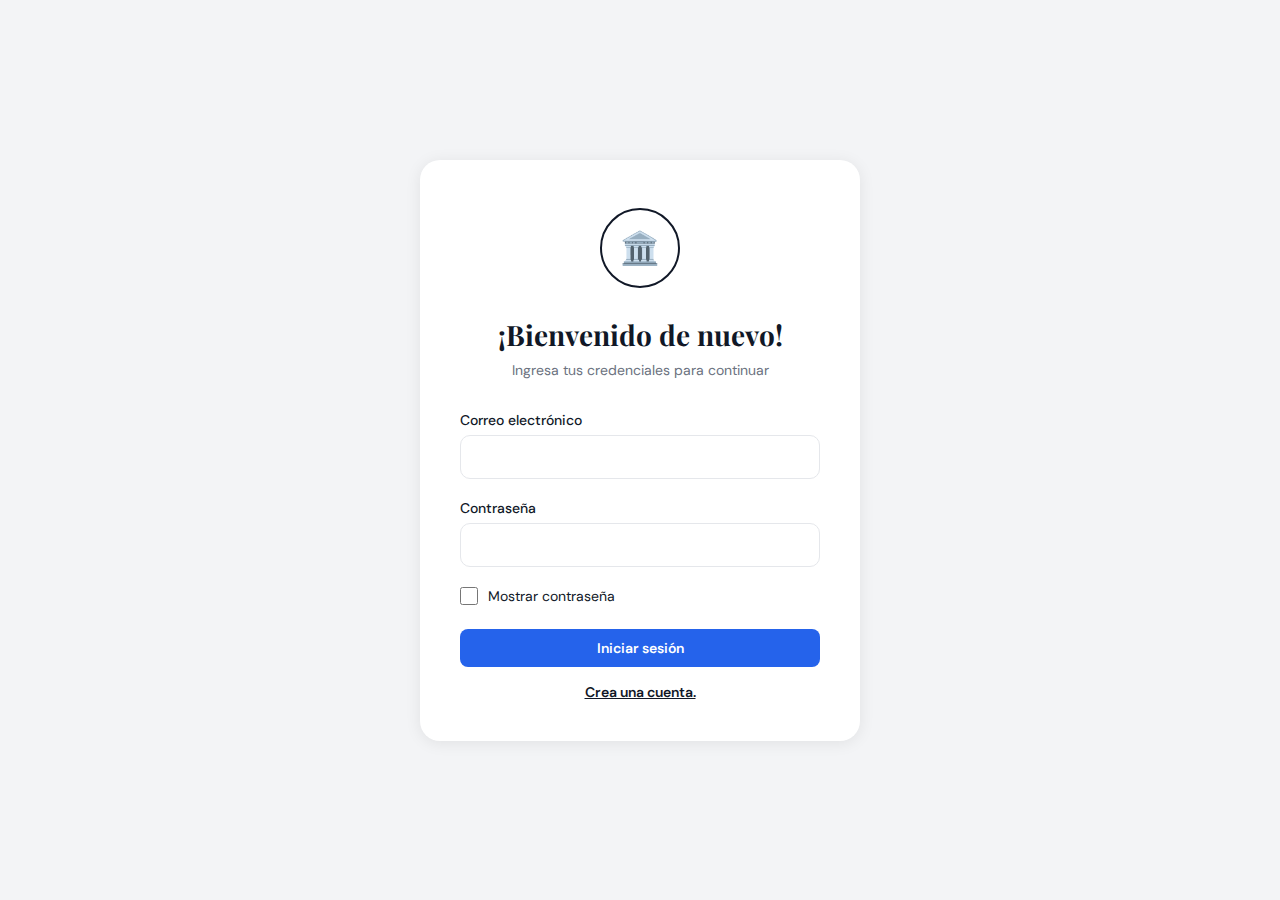
<file: index.html>
<!DOCTYPE html>
<html lang="es">
<head>
  <meta charset="UTF-8" />
  <meta name="viewport" content="width=device-width, initial-scale=1.0" />
  <title>SmartHall – Iniciar Sesión</title>
  <link rel="stylesheet" href="styles.css" />
</head>
<body class="login-page">

  <div class="login-card">
    <div class="login-icon">🏛️</div>

    <h1>¡Bienvenido de nuevo!</h1>
    <p class="subtitle">Ingresa tus credenciales para continuar</p>

    <form onsubmit="handleLogin(event)">
      <div class="form-group">
        <label for="email">Correo electrónico</label>
        <input class="form-control" type="email" id="email" placeholder="" autocomplete="email" />
      </div>

      <div class="form-group">
        <label for="password">Contraseña</label>
        <input class="form-control" type="password" id="password" placeholder="" autocomplete="current-password" />
      </div>

      <div class="checkbox-group">
        <input type="checkbox" id="show-pass" onchange="togglePassword()" />
        <label for="show-pass">Mostrar contraseña</label>
      </div>

      <button type="submit" class="btn btn-primary btn-full">Iniciar sesión</button>
    </form>

    <p class="login-footer" style="margin-top:16px;">
      <a href="#">Crea una cuenta.</a>
    </p>
  </div>

  <script>
    function togglePassword() {
      const pw = document.getElementById('password');
      pw.type = pw.type === 'password' ? 'text' : 'password';
    }

    function handleLogin(e) {
      e.preventDefault();
      window.location.href = 'home.html';
    }
  </script>
</body>
</html>
</file>
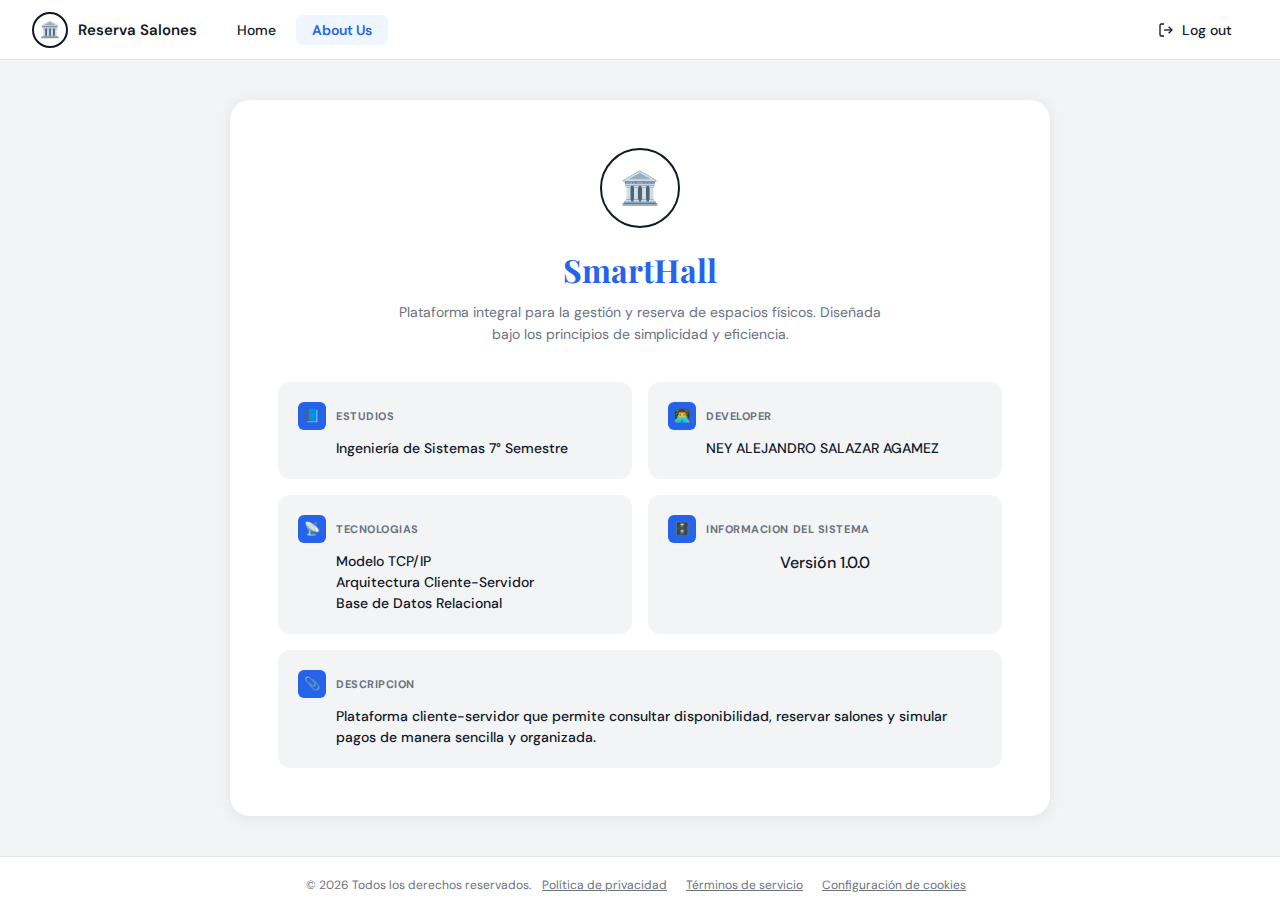
<file: about.html>
<!DOCTYPE html>
<html lang="es">
<head>
  <meta charset="UTF-8" />
  <meta name="viewport" content="width=device-width, initial-scale=1.0" />
  <title>SmartHall – About Us</title>
  <link rel="stylesheet" href="styles.css" />
</head>
<body>
<div class="page-wrapper">

  <!-- NAVBAR -->
  <nav class="navbar">
    <a href="home.html" class="navbar-brand">
      <div class="brand-icon">🏛️</div>
      Reserva Salones
    </a>
    <div class="navbar-nav">
      <a href="home.html" class="nav-link">Home</a>
      <a href="about.html" class="nav-link active">About Us</a>
    </div>
    <div class="navbar-right">
      <a href="index.html" class="btn-logout">
        <svg width="16" height="16" viewBox="0 0 24 24" fill="none" stroke="currentColor" stroke-width="2"><path d="M9 21H5a2 2 0 0 1-2-2V5a2 2 0 0 1 2-2h4"/><polyline points="16 17 21 12 16 7"/><line x1="21" y1="12" x2="9" y2="12"/></svg>
        Log out
      </a>
    </div>
  </nav>

  <!-- CONTENT -->
  <main class="content about-content">
    <div class="about-card">

      <div class="about-icon">🏛️</div>
      <h1 class="about-title">SmartHall</h1>
      <p class="about-desc">
        Plataforma integral para la gestión y reserva de espacios físicos. Diseñada
        bajo los principios de simplicidad y eficiencia.
      </p>

      <div class="about-grid">

        <div class="about-item">
          <div class="about-item-header">
            <div class="about-item-icon">📘</div>
            <span class="about-item-title">Estudios</span>
          </div>
          <p class="about-item-value">Ingeniería de Sistemas 7° Semestre</p>
        </div>

        <div class="about-item">
          <div class="about-item-header">
            <div class="about-item-icon">👨‍💻</div>
            <span class="about-item-title">Developer</span>
          </div>
          <p class="about-item-value">NEY ALEJANDRO SALAZAR AGAMEZ</p>
        </div>

        <div class="about-item">
          <div class="about-item-header">
            <div class="about-item-icon">📡</div>
            <span class="about-item-title">Tecnologias</span>
          </div>
          <p class="about-item-value">
            Modelo TCP/IP<br>
            Arquitectura Cliente-Servidor<br>
            Base de Datos Relacional
          </p>
        </div>

        <div class="about-item">
          <div class="about-item-header">
            <div class="about-item-icon">🗄️</div>
            <span class="about-item-title">Informacion del Sistema</span>
          </div>
          <p class="about-item-value" style="text-align:center; padding-left:0; font-size:16px;">Versión 1.0.0</p>
        </div>

        <div class="about-item full">
          <div class="about-item-header">
            <div class="about-item-icon">📎</div>
            <span class="about-item-title">Descripcion</span>
          </div>
          <p class="about-item-value">
            Plataforma cliente-servidor que permite consultar disponibilidad, reservar salones y simular pagos de manera sencilla y organizada.
          </p>
        </div>

      </div>
    </div>
  </main>

  <footer>
    © 2026 Todos los derechos reservados.
    <a href="#">Política de privacidad</a>
    <a href="#">Términos de servicio</a>
    <a href="#">Configuración de cookies</a>
  </footer>

</div>
</body>
</html>
</file>
<file: styles.css>
@import url('https://fonts.googleapis.com/css2?family=DM+Sans:wght@300;400;500;600;700&family=Playfair+Display:wght@600;700&display=swap');

*, *::before, *::after {
  box-sizing: border-box;
  margin: 0;
  padding: 0;
}

:root {
  --blue: #2563eb;
  --blue-hover: #1d4ed8;
  --bg: #f3f4f6;
  --white: #ffffff;
  --text: #111827;
  --muted: #6b7280;
  --border: #e5e7eb;
  --radius: 12px;
  --shadow: 0 2px 16px rgba(0,0,0,0.08);
}

body {
  font-family: 'DM Sans', sans-serif;
  background: var(--bg);
  color: var(--text);
  min-height: 100vh;
}

/* ===== NAVBAR ===== */
.navbar {
  background: var(--white);
  border-bottom: 1px solid var(--border);
  padding: 0 32px;
  height: 60px;
  display: flex;
  align-items: center;
  gap: 16px;
  position: sticky;
  top: 0;
  z-index: 100;
}

.navbar-brand {
  display: flex;
  align-items: center;
  gap: 10px;
  font-weight: 600;
  font-size: 15px;
  text-decoration: none;
  color: var(--text);
  margin-right: 8px;
}

.brand-icon {
  width: 36px;
  height: 36px;
  border: 2px solid var(--text);
  border-radius: 50%;
  display: flex;
  align-items: center;
  justify-content: center;
  font-size: 16px;
}

.navbar-nav {
  display: flex;
  gap: 4px;
  flex: 1;
}

.nav-link {
  padding: 6px 16px;
  border-radius: 8px;
  text-decoration: none;
  color: var(--text);
  font-size: 14px;
  font-weight: 500;
  transition: background 0.15s;
}

.nav-link:hover { background: var(--bg); }
.nav-link.active {
  background: #eff6ff;
  color: var(--blue);
  font-weight: 600;
}

.navbar-right {
  margin-left: auto;
  display: flex;
  align-items: center;
  gap: 8px;
}

.btn-logout {
  display: flex;
  align-items: center;
  gap: 8px;
  padding: 8px 16px;
  border-radius: 8px;
  background: none;
  border: none;
  cursor: pointer;
  font-family: inherit;
  font-size: 14px;
  font-weight: 500;
  color: var(--text);
  text-decoration: none;
  transition: background 0.15s;
}
.btn-logout:hover { background: var(--bg); }

/* ===== BUTTONS ===== */
.btn {
  display: inline-flex;
  align-items: center;
  justify-content: center;
  padding: 10px 20px;
  border-radius: 8px;
  font-family: inherit;
  font-size: 14px;
  font-weight: 600;
  cursor: pointer;
  border: none;
  transition: all 0.15s;
  text-decoration: none;
}

.btn-primary {
  background: var(--blue);
  color: white;
}
.btn-primary:hover { background: var(--blue-hover); }

.btn-dark {
  background: var(--text);
  color: white;
}
.btn-dark:hover { background: #374151; }

.btn-full { width: 100%; }

/* ===== FOOTER ===== */
footer {
  border-top: 1px solid var(--border);
  padding: 20px 32px;
  text-align: center;
  font-size: 12px;
  color: var(--muted);
  background: var(--white);
  margin-top: auto;
}

footer a {
  color: var(--muted);
  text-decoration: underline;
  margin: 0 8px;
}

.page-wrapper {
  min-height: 100vh;
  display: flex;
  flex-direction: column;
}

.content {
  flex: 1;
}

/* ===== LOGIN PAGE ===== */
.login-page {
  min-height: 100vh;
  background: var(--bg);
  display: flex;
  align-items: center;
  justify-content: center;
}

.login-card {
  background: var(--white);
  border-radius: 20px;
  padding: 48px 40px 40px;
  width: 100%;
  max-width: 440px;
  box-shadow: var(--shadow);
  text-align: center;
}

.login-icon {
  width: 80px;
  height: 80px;
  border: 2.5px solid var(--text);
  border-radius: 50%;
  display: flex;
  align-items: center;
  justify-content: center;
  margin: 0 auto 28px;
  font-size: 32px;
  background: white;
  position: relative;
}

.login-icon::before {
  content: '';
  position: absolute;
  inset: -6px;
  border-radius: 50%;
  background: #e5e7eb;
  z-index: -1;
}

.login-card h1 {
  font-family: 'Playfair Display', serif;
  font-size: 28px;
  font-weight: 700;
  margin-bottom: 8px;
}

.login-card .subtitle {
  color: var(--muted);
  font-size: 14px;
  margin-bottom: 32px;
}

.form-group {
  text-align: left;
  margin-bottom: 20px;
}

.form-group label {
  display: block;
  font-size: 14px;
  font-weight: 500;
  margin-bottom: 6px;
}

.form-control {
  width: 100%;
  padding: 12px 16px;
  border: 1.5px solid var(--border);
  border-radius: 10px;
  font-family: inherit;
  font-size: 14px;
  background: white;
  transition: border-color 0.15s;
  outline: none;
}

.form-control:focus {
  border-color: var(--blue);
}

.checkbox-group {
  display: flex;
  align-items: center;
  gap: 10px;
  text-align: left;
  margin-bottom: 24px;
}

.checkbox-group input[type="checkbox"] {
  width: 18px;
  height: 18px;
  accent-color: var(--blue);
  cursor: pointer;
}

.checkbox-group label {
  font-size: 14px;
  cursor: pointer;
}

.login-footer {
  margin-top: 20px;
  font-size: 14px;
  color: var(--muted);
}

.login-footer a {
  color: var(--text);
  font-weight: 600;
  text-decoration: underline;
}

/* ===== HOME PAGE ===== */
.home-content {
  padding: 32px;
}

.home-content h2 {
  font-family: 'Playfair Display', serif;
  font-size: 26px;
  font-weight: 700;
  margin-bottom: 4px;
}

.home-content .home-sub {
  color: var(--muted);
  font-size: 14px;
  margin-bottom: 24px;
}

.section-title {
  font-weight: 600;
  font-size: 15px;
  margin-bottom: 12px;
}

.filters {
  display: flex;
  gap: 10px;
  margin-bottom: 20px;
  flex-wrap: wrap;
  align-items: center;
}

.filter-select, .filter-input {
  padding: 8px 14px;
  border: 1.5px solid var(--border);
  border-radius: 8px;
  font-family: inherit;
  font-size: 13px;
  background: white;
  outline: none;
  cursor: pointer;
}

.filter-input {
  min-width: 200px;
}

.salones-grid {
  display: grid;
  grid-template-columns: repeat(3, 1fr);
  gap: 20px;
}

@media (max-width: 900px) {
  .salones-grid { grid-template-columns: repeat(2, 1fr); }
}

@media (max-width: 600px) {
  .salones-grid { grid-template-columns: 1fr; }
}

.salon-card {
  background: var(--white);
  border-radius: var(--radius);
  overflow: hidden;
  box-shadow: var(--shadow);
  transition: transform 0.15s, box-shadow 0.15s;
}

.salon-card:hover {
  transform: translateY(-3px);
  box-shadow: 0 8px 24px rgba(0,0,0,0.12);
}

.salon-card img {
  width: 100%;
  height: 180px;
  object-fit: cover;
  display: block;
}

.salon-info {
  padding: 14px 16px 16px;
}

.salon-name {
  font-weight: 600;
  font-size: 15px;
  margin-bottom: 8px;
}

.salon-meta {
  display: flex;
  gap: 16px;
  margin-bottom: 14px;
}

.meta-item {
  display: flex;
  align-items: center;
  gap: 5px;
  font-size: 12px;
  color: var(--muted);
}

.meta-icon {
  font-size: 13px;
}

/* ===== ABOUT PAGE ===== */
.about-content {
  padding: 40px 32px;
}

.about-card {
  background: var(--white);
  border-radius: 20px;
  padding: 48px;
  max-width: 820px;
  margin: 0 auto;
  box-shadow: var(--shadow);
  text-align: center;
}

.about-icon {
  width: 80px;
  height: 80px;
  border: 2.5px solid var(--text);
  border-radius: 50%;
  display: flex;
  align-items: center;
  justify-content: center;
  margin: 0 auto 20px;
  font-size: 32px;
}

.about-title {
  font-family: 'Playfair Display', serif;
  font-size: 32px;
  font-weight: 700;
  color: var(--blue);
  margin-bottom: 10px;
}

.about-desc {
  color: var(--muted);
  font-size: 14px;
  line-height: 1.6;
  max-width: 500px;
  margin: 0 auto 36px;
}

.about-grid {
  display: grid;
  grid-template-columns: 1fr 1fr;
  gap: 16px;
  text-align: left;
}

.about-item {
  background: var(--bg);
  border-radius: 12px;
  padding: 20px;
}

.about-item.full { grid-column: 1 / -1; }

.about-item-header {
  display: flex;
  align-items: center;
  gap: 10px;
  margin-bottom: 8px;
}

.about-item-icon {
  width: 28px;
  height: 28px;
  background: var(--blue);
  border-radius: 6px;
  display: flex;
  align-items: center;
  justify-content: center;
  color: white;
  font-size: 13px;
}

.about-item-title {
  font-size: 11px;
  font-weight: 700;
  text-transform: uppercase;
  letter-spacing: 0.05em;
  color: var(--muted);
}

.about-item-value {
  font-size: 14px;
  font-weight: 500;
  padding-left: 38px;
  line-height: 1.5;
}

/* ===== RESERVA PAGE ===== */
.reserva-content {
  padding: 32px;
  display: grid;
  grid-template-columns: 1fr 340px;
  gap: 24px;
  max-width: 1100px;
  margin: 0 auto;
  width: 100%;
}

@media (max-width: 768px) {
  .reserva-content { grid-template-columns: 1fr; }
}

.panel {
  background: var(--white);
  border-radius: var(--radius);
  padding: 24px;
  box-shadow: var(--shadow);
  margin-bottom: 20px;
}

.panel-title {
  display: flex;
  align-items: center;
  gap: 12px;
  font-size: 16px;
  font-weight: 600;
  margin-bottom: 20px;
}

.panel-icon {
  width: 32px;
  height: 32px;
  border: 1.5px solid var(--border);
  border-radius: 8px;
  display: flex;
  align-items: center;
  justify-content: center;
  font-size: 14px;
}

.date-row {
  display: grid;
  grid-template-columns: 1fr 1fr;
  gap: 16px;
  margin-bottom: 20px;
}

.duracion-label {
  font-size: 13px;
  font-weight: 500;
  margin-bottom: 10px;
  color: var(--muted);
}

.duration-pills {
  display: flex;
  gap: 8px;
  flex-wrap: wrap;
}

.pill {
  padding: 8px 20px;
  border-radius: 50px;
  border: none;
  font-family: inherit;
  font-size: 13px;
  font-weight: 600;
  cursor: pointer;
  background: var(--blue);
  color: white;
  transition: all 0.15s;
}

.pill.inactive {
  background: white;
  color: var(--text);
  border: 1.5px solid var(--border);
}

.pill:hover { opacity: 0.85; }

.pago-status {
  display: flex;
  align-items: center;
  justify-content: space-between;
  background: #fef3c7;
  border-radius: 12px;
  padding: 16px 20px;
}

.pago-left {
  display: flex;
  align-items: center;
  gap: 14px;
}

.pago-icon-wrap {
  width: 44px;
  height: 44px;
  background: #f97316;
  border-radius: 10px;
  display: flex;
  align-items: center;
  justify-content: center;
  color: white;
  font-size: 18px;
}

.pago-label { font-weight: 600; font-size: 14px; }
.pago-sub { font-size: 12px; color: #d97706; margin-top: 2px; }

/* ===== SIDEBAR ===== */
.sidebar-panel {
  background: var(--white);
  border-radius: var(--radius);
  overflow: hidden;
  box-shadow: var(--shadow);
}

.sidebar-img {
  width: 100%;
  height: 200px;
  object-fit: cover;
  display: block;
}

.sidebar-title {
  padding: 16px 20px 0;
  font-size: 13px;
  font-weight: 600;
  color: var(--muted);
  text-transform: uppercase;
  letter-spacing: 0.05em;
}

.sidebar-details {
  padding: 12px 20px 0;
}

.detail-row {
  display: flex;
  justify-content: space-between;
  align-items: center;
  font-size: 13px;
  padding: 8px 0;
  border-bottom: 1px solid var(--border);
}

.detail-row:last-child { border-bottom: none; }

.detail-key { color: var(--muted); }
.detail-key::before { content: '• '; }
.detail-val { font-weight: 500; }

.total-row {
  display: flex;
  justify-content: space-between;
  align-items: center;
  padding: 16px 20px;
  font-weight: 700;
  font-size: 16px;
  border-top: 1.5px solid var(--border);
  margin-top: 8px;
}

.sidebar-btn {
  padding: 0 20px 20px;
}
</file>
